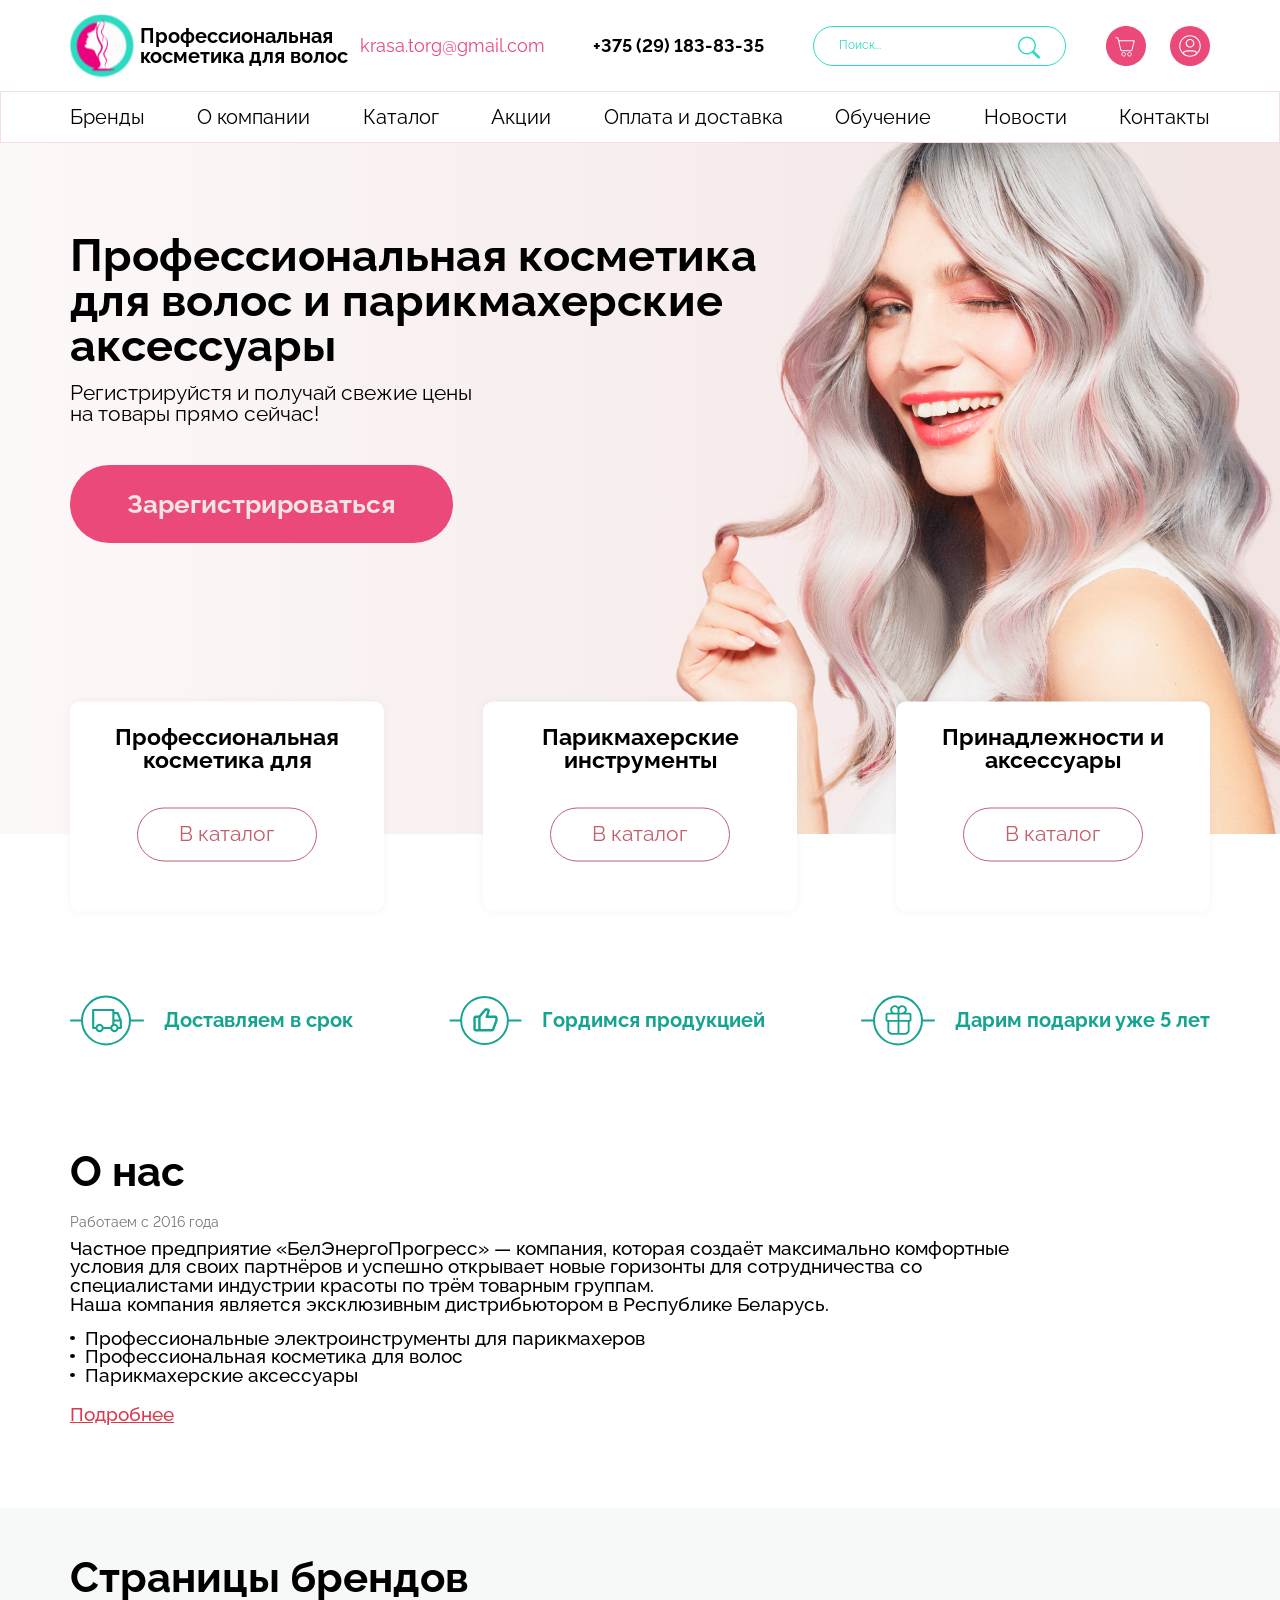
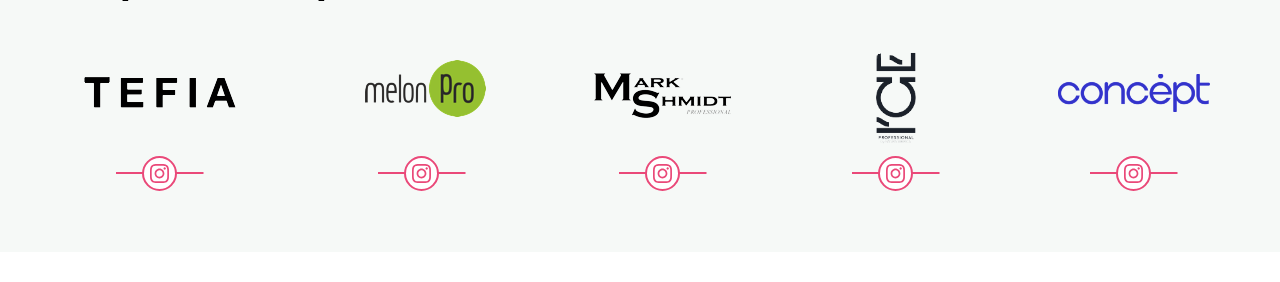
<file: index.html>
<!DOCTYPE html>
<html lang="ru">
<head>
	<meta charset="UTF-8">
	<meta http-equiv="X-UA-Compatible" content="IE=edge">
	<meta name="viewport" content="width=device-width, initial-scale=1.0">
	<title>Главная</title>
	<link rel="stylesheet" href="css/iconstyle.css">
	<link rel="stylesheet" href="css/style.css">
</head>
<body>
	<div class="wrapper">
		<header class="header">
			<div class="container">
				<div class="header-body">
					<div class="header-box">
						<div class="header__logo">
							<img src="img/svg/logo.svg" alt="логотип" class="logo-picture">
						</div>
						<div class="header__title">
							<h1>Профессиональная<br>косметика для волос</h1>
						</div>
					</div>
					<div class="header__email">
						<a href="mailto:krasa.torg@gmail.com" class="email">krasa.torg@gmail.com</a>
					</div>
					<div class="header__phone">
						<a href="tel:+375(29)183-83-35" class="phone number">+375 (29) 183-83-35</a>
					</div>
					<div class="header-item__flex">
						<div class="header__search">
							<form action="#" class="header-search-box">
								<button type="submit" class="header-search-btn icon-search"></button>
								<input type="text" placeholder="Поиск..." class="header-search-txt">
							</form>
						</div>
						<div class="header__basket">
							<a href="#" class="basket-link"><span>12</span></a>
						</div>
						<div class="header__profile">
							<a href="#" class="profile-link"><img src="img/svg/profile.svg" alt="профиль" class="profile"></a>
						</div>
						<div class="burger">
							<div class="menu__icon">
								<span></span>
							</div>
						</div>
					</div>
				</div>
			</div>
		</header>
		<nav class="header-menu">
			<div class="container">
				<ul class="menu-list">
					<li><a class="menu-link" href="#">Бренды</a></li>
					<li><a class="menu-link" href="#">О компании</a></li>
					<li><a class="menu-link" href="#">Каталог</a></li>
					<li><a class="menu-link" href="#">Акции</a></li>
					<li><a class="menu-link" href="#">Оплата и доставка</a></li>
					<li><a class="menu-link" href="#">Обучение</a></li>
					<li><a class="menu-link" href="#">Новости</a></li>
					<li><a class="menu-link" href="#">Контакты</a></li>
				</ul>
			</div>
		</nav>
		<main class="main">
			<div class="main__banner">
				<div class="container">
					<div class="main__banner-body">
						<div class="main__banner-image">
						</div>
						<div class="main__banner-title">
							<h2>Профессиональная косметика<br>для волос и парикмахерские<br>аксессуары</h2>
						</div>
						<div class="main__banner-text">
							<p class="banner-text">Регистрируйстя и получай свежие цены<br>на товары прямо сейчас!</p>
						</div>
						<div class="main-banner-button">
							<a href="#" class="main-button button">Зарегистрироваться</a>
						</div>
					</div>
				</div>
			</div>
			<div class="main-content">
				<div class="container">
					<div class="main__banner-catalog">
						<div class="catalog-item">
							<div class="catalog-title"><span>Профессиональная<br>косметика для</span></div>
									<div class="catalog-link">
										<a href="#" class="link-catalog">В каталог</a>
							</div>
						</div>
						<div class="catalog-item">
							<div class="catalog-title"><span>Парикмахерские<br>инструменты</span></div>
							<div class="catalog-link">
								<a href="#" class="link-catalog">В каталог</a>
							</div>
						</div>
						<div class="catalog-item">
							<div class="catalog-title"><span>Принадлежности и<br>аксессуары</span></div>
							<div class="catalog-link">
								<a href="#" class="link-catalog">В каталог</a>
							</div>
						</div>
					</div>
					<div class="main-content__row">
						<div class="main-conent__item">
							<img src="img/svg/car.svg" alt="car" class="main-content__item-image">
							<div class="main-content__item-text">
								<p>Доставляем в срок</p>
							</div>
						</div>
						<div class="main-conent__item">
							<img src="img/svg/like.svg" alt="like" class="main-content__item-image">
							<div class="main-content__item-text">
								<p>Гордимся продукцией</p>
							</div>
						</div>
						<div class="main-conent__item">
							<img src="img/svg/present.svg" alt="present" class="main-content__item-image">
							<div class="main-content__item-text number">
								<p>Дарим подарки уже 5 лет</p>
							</div>
						</div>
					</div>
				</div>
			</div>
			<div class="main-about">
				<div class="container">
					<div class="main-about__title">
						О нас
					</div>
					<div class="main-about__sub-title number">
						Работаем с 2016 года
					</div>
					<div class="main-about__text">
						Частное предприятие «БелЭнергоПрогресс» — компания, которая создаёт максимально комфортные условия для своих партнёров и успешно открывает новые горизонты для сотрудничества со специалистами индустрии красоты по трём товарным группам.
						<br>Наша компания является эксклюзивным дистрибьютором в Республике Беларусь.
					</div>
					<div class="main-about__list">
						<ul class="list-main-about">
							<li class="link-main-about">Профессиональные электроинструменты для парикмахеров</li>
							<li class="link-main-about">Профессиональная косметика для волос</li>
							<li class="link-main-about">Парикмахерские аксессуары</li>
						</ul>
					</div>
					<div class="main-about-link">
						<a href="#" class="main-about__link">Подробнее</a>
					</div>
				</div>
			</div>
			<div class="main-brand">
				<div class="container">
					<div class="main-brand__title">
						<p>Страницы брендов</p>
					</div>
					<div class="main-brand__row">
						<div class="main-brand__item item-brand__first">
							<div class="brand-logo a">
								<img src="img/svg/tefia.svg" alt="image">
							</div>
							<a href="#" class="main-brand__link"><img class="brand-inst" src="img/svg/inst.svg" alt="inst"></a>
						</div>
						<div class="main-brand__item item-brand__second">
							<div class="brand-logo b">
								<img src="img/svg/melonPro.svg" alt="image">
							</div>
							<a href="#" class="main-brand__link"><img class="brand-inst" src="img/svg/inst.svg" alt="inst"></a>
						</div>
						<div class="main-brand__item item-brand__third">
							<div class="brand-logo c">
								<img src="img/svg/mark.svg" alt="image">
							</div>
							<a href="#" class="main-brand__link"><img class="brand-inst" src="img/svg/inst.svg" alt="inst"></a>
						</div>
						<div class="main-brand__item item-brand__fourth">
							<div class="brand-logo d">
								<img src="img/svg/ice).svg" alt="image">
							</div>
							<a href="#" class="main-brand__link"><img class="brand-inst" src="img/svg/inst.svg" alt="inst"></a>
						</div>
						<div class="main-brand__item item-brand__fifth">
							<div class="brand-logo e">
								<img src="img/svg/concept.svg" alt="image">
							</div>
							<a href="#" class="main-brand__link"><img class="brand-inst" src="img/svg/inst.svg" alt="inst"></a>
						</div>
					</div>
				</div>
			</div>
		</main>
	</div>
<script src="js/script.js"></script>
</body>
</html>
</file>
<file: css/iconstyle.css>
@font-face {
  font-family: 'search';
  src:  url('../fonts/search.eot?xqmxyp');
  src:  url('../fonts/search.eot?xqmxyp#iefix') format('embedded-opentype'),
    url('../fonts/search.ttf?xqmxyp') format('truetype'),
    url('../fonts/search.woff?xqmxyp') format('woff'),
    url('../fonts/search.svg?xqmxyp#search') format('svg');
  font-weight: normal;
  font-style: normal;
  font-display: block;
}

[class^="icon-"]::before, [class*=" icon-"]::before {
  /* use !important to prevent issues with browser extensions that change fonts */
  font-family: 'search' !important;
  speak: never;
  font-style: normal;
  font-weight: normal;
  font-variant: normal;
  text-transform: none;
  line-height: 1;

  /* Better Font Rendering =========== */
  -webkit-font-smoothing: antialiased;
  -moz-osx-font-smoothing: grayscale;
}

.icon-search:before {
  content: "\e900";
  color: #2bdac1;
  font-size: 22px;
}
</file>
<file: css/style.css>
@charset "UTF-8";
/*Обнуление*/
@import url("https://fonts.googleapis.com/css2?family=Raleway:wght@400;500;700&display=swap");
* {
  margin: 0;
  padding: 0;
  border: 0;
}

*, *:before, *:after {
  -moz-box-sizing: border-box;
  -webkit-box-sizing: border-box;
}

:focus, :active {
  outline: none;
}

a:focus, a:active {
  outline: none;
}

nav, footer, header, aside {
  display: block;
}

html, body {
  height: 100%;
  width: 100%;
  font-size: 100%;
  line-height: 1;
  font-size: 14px;
  -ms-text-size-adjust: 100%;
  -moz-text-size-adjust: 100%;
  -webkit-text-size-adjust: 100%;
}

input, button, textarea {
  font-family: inherit;
}

input::-ms-clear {
  display: none;
}

button {
  cursor: pointer;
}

button::-moz-focus-inner {
  padding: 0;
  border: 0;
}

a, a:visited {
  text-decoration: none;
}

a:hover {
  -webkit-text-decoration: 0;
          text-decoration: 0;
}

ul li {
  list-style: none;
}

img {
  vertical-align: top;
}

h1, h2, h3, h4, h5, h6 {
  font-size: inherit;
  font-weight: 400;
}

/*--------------------------------------------*/
.number {
  -moz-font-feature-settings: 'lnum=1';
  -ms-font-feature-settings: 'lnum';
  -webkit-font-feature-settings: 'lnum';
  -o-font-feature-settings: 'lnum';
}

body {
  font-family: "Raleway";
}

.wrapper {
  min-height: 100%;
  overflow: hidden;
}

.container {
  max-width: 1170px;
  margin: 0 auto;
  padding: 0 15px;
}

.header-body {
  display: -webkit-box;
  display: -ms-flexbox;
  display: flex;
  -webkit-box-align: center;
      -ms-flex-align: center;
          align-items: center;
  height: 65px;
  margin: 13px 0;
}

.header-box {
  display: -webkit-box;
  display: -ms-flexbox;
  display: flex;
  -webkit-box-flex: 1;
      -ms-flex: 1 1 auto;
          flex: 1 1 auto;
  -webkit-box-align: center;
      -ms-flex-align: center;
          align-items: center;
  margin: 0 5px 0 0;
}

.header__logo img {
  margin: 0 6px 0 0;
  width: 64px;
  height: 64px;
}

h1 {
  font-size: 20px;
  font-weight: 700;
}

.header__email {
  margin: 0 48px 0 0;
}

.email {
  font-size: 18px;
  color: #EA4979;
}

.header__phone {
  margin: 0 49px 0 0;
}

.phone {
  font-size: 18px;
  color: black;
  font-weight: 700;
  font-variant-numeric: lining-nums;
  -webkit-font-feature-settings: 'lnum';
          font-feature-settings: 'lnum';
}

.header-item__flex {
  display: -webkit-box;
  display: -ms-flexbox;
  display: flex;
}

.header__search {
  margin: 0 40px 0 0;
}

.header-search-box {
  height: 40px;
  border-radius: 36px;
  border: 1px solid #2BDAC1;
  padding: 9px 25px;
}

.header-search-btn {
  background-color: transparent;
  float: right;
  display: -webkit-box;
  display: -ms-flexbox;
  display: flex;
  -webkit-box-align: center;
      -ms-flex-align: center;
          align-items: center;
  -webkit-box-pack: center;
      -ms-flex-pack: center;
          justify-content: center;
}

.header-search-txt {
  background-color: transparent;
  float: left;
  -webkit-transition: 0.3s;
  transition: 0.3s;
  width: 179px;
}

::-webkit-input-placeholder {
  color: #2BDAC1;
  font-size: 12px;
}

:-ms-input-placeholder {
  color: #2BDAC1;
  font-size: 12px;
}

::-ms-input-placeholder {
  color: #2BDAC1;
  font-size: 12px;
}

::placeholder {
  color: #2BDAC1;
  font-size: 12px;
}

.header__basket {
  margin: 0 24px 0 0;
}

.basket-link {
  background: url("../img/svg/basket.svg") no-repeat;
  height: 40px;
  width: 40px;
  position: relative;
  display: inline-block;
}

.basket-link span {
  font-size: 10px;
  color: white;
  font-weight: 700;
  background-color: #2BDAC1;
  border-radius: 50%;
  opacity: 0;
}

.header-menu {
  width: 100%;
  border: 1px solid rgba(195, 95, 108, 0.2);
  padding: 15px 0;
}

.menu-list {
  display: -webkit-box;
  display: -ms-flexbox;
  display: flex;
  -webkit-box-pack: justify;
      -ms-flex-pack: justify;
          justify-content: space-between;
}

.menu-link {
  font-size: 20px;
  color: black;
}

.main__banner {
  height: 691px;
  max-height: 691px;
  background: -webkit-gradient(linear, left top, right top, from(#FDF8F8), to(#F1E4E3));
  background: linear-gradient(90deg, #FDF8F8, #F1E4E3);
  margin: 0 0 151px 0;
  position: relative;
}

.main__banner-image {
  background: url("../img/girl.png") no-repeat;
  height: 691px;
  max-height: 691px;
  position: absolute;
  top: 0;
  right: -105px;
}

@media (max-width: 767px) {
  .main__banner-image {
    width: calc(283px + 666.4 * ((100vw - 320px) / 1170));
  }
}

@media (min-width: 767px) {
  .main__banner-image {
    width: calc(283px + 392 * (100vw / 1170));
  }
}

@media (max-width: 767px) {
  .main__banner-image {
    right: 0px;
  }
}

.main__banner-title {
  padding: 90px 0 15px 0;
  position: relative;
  z-index: 1;
}

h2 {
  font-weight: 700;
  font-size: 45px;
}

.main__banner-text {
  position: relative;
  z-index: 1;
}

@media (max-width: 767px) {
  .main__banner-text {
    margin-bottom: calc(18px + 35.7 * ((100vw - 320px) / 1170));
  }
}

@media (min-width: 767px) {
  .main__banner-text {
    margin-bottom: calc(18px + 21 * (100vw / 1170));
  }
}

@media (max-width: 767px) {
  .banner-text {
    font-size: calc(12px + 13.6 * ((100vw - 320px) / 1170));
  }
}

@media (min-width: 767px) {
  .banner-text {
    font-size: calc(12px + 8 * (100vw / 1170));
  }
}

.button {
  text-align: center;
  background-color: #EA4979;
  color: #F1E4E3;
  font-weight: 700;
  border-radius: 54px;
  position: relative;
  z-index: 1;
  display: -webkit-box;
  display: -ms-flexbox;
  display: flex;
  -webkit-box-pack: center;
      -ms-flex-pack: center;
          justify-content: center;
  -webkit-box-align: center;
      -ms-flex-align: center;
          align-items: center;
}

@media (max-width: 767px) {
  .button {
    margin-bottom: calc(84px + -78.2 * ((100vw - 320px) / 1170));
  }
}

@media (min-width: 767px) {
  .button {
    margin-bottom: calc(84px + -46 * (100vw / 1170));
  }
}

@media (max-width: 767px) {
  .button {
    width: calc(173px + 326.4 * ((100vw - 320px) / 1170));
  }
}

@media (min-width: 767px) {
  .button {
    width: calc(173px + 192 * (100vw / 1170));
  }
}

@media (max-width: 767px) {
  .button {
    font-size: calc(13px + 20.4 * ((100vw - 320px) / 1170));
  }
}

@media (min-width: 767px) {
  .button {
    font-size: calc(13px + 12 * (100vw / 1170));
  }
}

@media (max-width: 767px) {
  .button {
    height: calc(38px + 61.2 * ((100vw - 320px) / 1170));
  }
}

@media (min-width: 767px) {
  .button {
    height: calc(38px + 36 * (100vw / 1170));
  }
}

.main__banner-catalog {
  display: -webkit-box;
  display: -ms-flexbox;
  display: flex;
  -webkit-box-pack: justify;
      -ms-flex-pack: justify;
          justify-content: space-between;
  position: relative;
  z-index: 1;
  -webkit-transform: translate(0, -135%);
          transform: translate(0, -135%);
}

@media (max-width: 767px) {
  .main__banner-catalog {
    margin-bottom: calc(50px + 51 * ((100vw - 320px) / 1170));
  }
}

@media (min-width: 767px) {
  .main__banner-catalog {
    margin-bottom: calc(50px + 30 * (100vw / 1170));
  }
}

.catalog-item {
  width: 314px;
  height: 210px;
  background-color: white;
  -webkit-box-shadow: 0 0 10px rgba(0, 0, 0, 0.05);
          box-shadow: 0 0 10px rgba(0, 0, 0, 0.05);
  border-radius: 10px;
  display: -webkit-box;
  display: -ms-flexbox;
  display: flex;
  -webkit-box-orient: vertical;
  -webkit-box-direction: normal;
      -ms-flex-direction: column;
          flex-direction: column;
  -webkit-box-align: center;
      -ms-flex-align: center;
          align-items: center;
  margin: 0 10px 0 0;
}

.catalog-item:last-child {
  margin: 0;
}

.catalog-title {
  font-weight: 700;
  text-align: center;
  margin: 24px 0 37px 0;
}

@media (max-width: 767px) {
  .catalog-title {
    font-size: calc(15px + 11.9 * ((100vw - 320px) / 1170));
  }
}

@media (min-width: 767px) {
  .catalog-title {
    font-size: calc(15px + 7 * (100vw / 1170));
  }
}

.catalog-link {
  border: 1px solid #C35F6C;
  border-radius: 50px;
  text-align: center;
}

@media (max-width: 767px) {
  .catalog-link {
    width: calc(93px + 136 * ((100vw - 320px) / 1170));
  }
}

@media (min-width: 767px) {
  .catalog-link {
    width: calc(93px + 80 * (100vw / 1170));
  }
}

@media (max-width: 767px) {
  .catalog-link {
    padding-top: calc(8px + 11.9 * ((100vw - 320px) / 1170));
  }
}

@media (min-width: 767px) {
  .catalog-link {
    padding-top: calc(8px + 7 * (100vw / 1170));
  }
}

@media (max-width: 767px) {
  .catalog-link {
    padding-bottom: calc(8px + 11.9 * ((100vw - 320px) / 1170));
  }
}

@media (min-width: 767px) {
  .catalog-link {
    padding-bottom: calc(8px + 7 * (100vw / 1170));
  }
}

.link-catalog {
  color: #C35F6C;
}

@media (max-width: 767px) {
  .link-catalog {
    padding-top: calc(8px + 11.9 * ((100vw - 320px) / 1170));
  }
}

@media (min-width: 767px) {
  .link-catalog {
    padding-top: calc(8px + 7 * (100vw / 1170));
  }
}

@media (max-width: 767px) {
  .link-catalog {
    padding-bottom: calc(8px + 11.9 * ((100vw - 320px) / 1170));
  }
}

@media (min-width: 767px) {
  .link-catalog {
    padding-bottom: calc(8px + 7 * (100vw / 1170));
  }
}

@media (max-width: 767px) {
  .link-catalog {
    font-size: calc(12px + 13.6 * ((100vw - 320px) / 1170));
  }
}

@media (min-width: 767px) {
  .link-catalog {
    font-size: calc(12px + 8 * (100vw / 1170));
  }
}

@media (max-width: 767px) {
  .main-content {
    margin-bottom: calc(50px + 85 * ((100vw - 320px) / 1170));
  }
}

@media (min-width: 767px) {
  .main-content {
    margin-bottom: calc(50px + 50 * (100vw / 1170));
  }
}

.main-content__row {
  margin: -283px 0 0 0;
  display: -webkit-box;
  display: -ms-flexbox;
  display: flex;
  -webkit-box-pack: justify;
      -ms-flex-pack: justify;
          justify-content: space-between;
}

.main-conent__item {
  display: -webkit-box;
  display: -ms-flexbox;
  display: flex;
  -webkit-box-align: center;
      -ms-flex-align: center;
          align-items: center;
}

.main-content__item-image {
  margin: 0 20px 0 0;
}

@media (max-width: 767px) {
  .main-content__item-image {
    width: calc(52px + 34 * ((100vw - 320px) / 1170));
  }
}

@media (min-width: 767px) {
  .main-content__item-image {
    width: calc(52px + 20 * (100vw / 1170));
  }
}

@media (max-width: 767px) {
  .main-content__item-image {
    height: calc(38px + 20.4 * ((100vw - 320px) / 1170));
  }
}

@media (min-width: 767px) {
  .main-content__item-image {
    height: calc(38px + 12 * (100vw / 1170));
  }
}

.main-content__item-text {
  font-weight: 700;
  color: #15A490;
}

@media (max-width: 767px) {
  .main-content__item-text {
    font-size: calc(15px + 8.5 * ((100vw - 320px) / 1170));
  }
}

@media (min-width: 767px) {
  .main-content__item-text {
    font-size: calc(15px + 5 * (100vw / 1170));
  }
}

.main-about__title {
  font-weight: 700;
}

@media (max-width: 767px) {
  .main-about__title {
    font-size: calc(20px + 34 * ((100vw - 320px) / 1170));
  }
}

@media (min-width: 767px) {
  .main-about__title {
    font-size: calc(20px + 20 * (100vw / 1170));
  }
}

@media (max-width: 767px) {
  .main-about__title {
    margin-bottom: calc(10px + 18.7 * ((100vw - 320px) / 1170));
  }
}

@media (min-width: 767px) {
  .main-about__title {
    margin-bottom: calc(10px + 11 * (100vw / 1170));
  }
}

.main-about__sub-title {
  color: #757575;
}

@media (max-width: 767px) {
  .main-about__sub-title {
    font-size: calc(12px + 3.4 * ((100vw - 320px) / 1170));
  }
}

@media (min-width: 767px) {
  .main-about__sub-title {
    font-size: calc(12px + 2 * (100vw / 1170));
  }
}

@media (max-width: 767px) {
  .main-about__sub-title {
    margin-bottom: calc(10px + 1.7 * ((100vw - 320px) / 1170));
  }
}

@media (min-width: 767px) {
  .main-about__sub-title {
    margin-bottom: calc(10px + 1 * (100vw / 1170));
  }
}

.main-about__text {
  font-weight: 500;
  max-width: 970px;
}

@media (max-width: 767px) {
  .main-about__text {
    font-size: calc(12px + 10.2 * ((100vw - 320px) / 1170));
  }
}

@media (min-width: 767px) {
  .main-about__text {
    font-size: calc(12px + 6 * (100vw / 1170));
  }
}

@media (max-width: 767px) {
  .main-about__text {
    margin-bottom: calc(10px + 8.5 * ((100vw - 320px) / 1170));
  }
}

@media (min-width: 767px) {
  .main-about__text {
    margin-bottom: calc(10px + 5 * (100vw / 1170));
  }
}

@media (max-width: 767px) {
  .main-about__list {
    margin-bottom: calc(12px + 13.6 * ((100vw - 320px) / 1170));
  }
}

@media (min-width: 767px) {
  .main-about__list {
    margin-bottom: calc(12px + 8 * (100vw / 1170));
  }
}

.link-main-about {
  font-weight: 500;
}

@media (max-width: 767px) {
  .link-main-about {
    font-size: calc(12px + 10.2 * ((100vw - 320px) / 1170));
  }
}

@media (min-width: 767px) {
  .link-main-about {
    font-size: calc(12px + 6 * (100vw / 1170));
  }
}

.link-main-about::before {
  content: '';
  width: 5px;
  height: 4px;
  border-radius: 50%;
  background-color: black;
  display: inline-block;
  margin: 0 10px 0 0;
  position: relative;
  bottom: 5px;
}

@media (max-width: 767px) {
  .main-about-link {
    margin-bottom: calc(50px + 52.7 * ((100vw - 320px) / 1170));
  }
}

@media (min-width: 767px) {
  .main-about-link {
    margin-bottom: calc(50px + 31 * (100vw / 1170));
  }
}

.main-about__link {
  text-decoration: underline;
  color: #DA394E;
  font-weight: 500;
}

@media (max-width: 767px) {
  .main-about__link {
    font-size: calc(12px + 10.2 * ((100vw - 320px) / 1170));
  }
}

@media (min-width: 767px) {
  .main-about__link {
    font-size: calc(12px + 6 * (100vw / 1170));
  }
}

.main-brand {
  background-color: rgba(246, 249, 247, 0.99);
  min-height: 344px;
  margin: 0 0 30px 0;
}

.main-brand__title p {
  font-weight: 700;
  padding: 49px 0 41px 0;
}

@media (max-width: 767px) {
  .main-brand__title p {
    font-size: calc(20px + 34 * ((100vw - 320px) / 1170));
  }
}

@media (min-width: 767px) {
  .main-brand__title p {
    font-size: calc(20px + 20 * (100vw / 1170));
  }
}

.main-brand__row {
  display: -webkit-box;
  display: -ms-flexbox;
  display: flex;
  -webkit-box-align: center;
      -ms-flex-align: center;
          align-items: center;
  -webkit-box-pack: justify;
      -ms-flex-pack: justify;
          justify-content: space-between;
}

.main-brand__item {
  display: -webkit-box;
  display: -ms-flexbox;
  display: flex;
  -webkit-box-orient: vertical;
  -webkit-box-direction: normal;
      -ms-flex-direction: column;
          flex-direction: column;
  -webkit-box-align: center;
      -ms-flex-align: center;
          align-items: center;
  -ms-flex-item-align: end;
      align-self: flex-end;
}

.a {
  margin-bottom: 46px;
}

.b {
  margin-bottom: 36px;
}

.c {
  margin-bottom: 36px;
}

.e {
  margin-bottom: 44px;
}

@media (max-width: 1169px) {
  .header__phone {
    display: none;
  }
}

@media (max-width: 969px) {
  .header__email {
    display: none;
  }
  .header-search-txt {
    width: 0;
  }
  .header-search-box {
    height: 35px;
    padding: 10px;
  }
  .header-search-box:hover .header-search-txt {
    width: 50px;
  }
  .icon-search:before {
    content: "\e900";
    color: #2bdac1;
    font-size: 14px;
  }
  ::-webkit-input-placeholder {
    color: #2BDAC1;
    font-size: 12px;
    opacity: 0;
  }
  :-ms-input-placeholder {
    color: #2BDAC1;
    font-size: 12px;
    opacity: 0;
  }
  ::-ms-input-placeholder {
    color: #2BDAC1;
    font-size: 12px;
    opacity: 0;
  }
  ::placeholder {
    color: #2BDAC1;
    font-size: 12px;
    opacity: 0;
  }
  .header__basket, .header__profile, .header__search {
    margin: 0;
  }
  .header-item__flex {
    -webkit-box-pack: justify;
        -ms-flex-pack: justify;
            justify-content: space-between;
    -webkit-box-flex: 0;
        -ms-flex: 0 0 200px;
            flex: 0 0 200px;
  }
  .basket-link {
    width: 35px;
    height: 35px;
    background-size: cover;
  }
  .basket-link span {
    width: 18px;
    height: 18px;
    display: -webkit-box;
    display: -ms-flexbox;
    display: flex;
    -webkit-box-pack: center;
        -ms-flex-pack: center;
            justify-content: center;
    -webkit-box-align: center;
        -ms-flex-align: center;
            align-items: center;
    position: absolute;
    right: 0;
    top: -3px;
    -webkit-transform: translate(10%, 0);
            transform: translate(10%, 0);
    opacity: 1;
  }
  .burger {
    width: 35px;
    height: 35px;
    border-radius: 37px;
    background-color: #EA4979;
    display: -webkit-box;
    display: -ms-flexbox;
    display: flex;
    -webkit-box-pack: center;
        -ms-flex-pack: center;
            justify-content: center;
    -webkit-box-align: center;
        -ms-flex-align: center;
            align-items: center;
  }
  .menu__icon {
    z-index: 1;
    display: inline-block;
    width: 16px;
    height: 12px;
    position: relative;
    cursor: pointer;
  }
  .menu__icon::before {
    content: "";
    width: 60%;
    height: 10%;
    position: absolute;
    background-color: white;
    -webkit-transition: all 0.5s ease 0s;
    transition: all 0.5s ease 0s;
  }
  .menu__icon span,
  .menu__icon::after {
    content: "";
    width: 100%;
    height: 10%;
    position: absolute;
    background-color: white;
  }
  .menu__icon span {
    top: 50%;
    -webkit-transform: translate(0, -50%);
            transform: translate(0, -50%);
    color: white;
  }
  .menu__icon::before {
    top: 0;
    right: 0;
  }
  .menu__icon::after {
    bottom: 0;
  }
  .menu__icon._active.menu__icon::before {
    content: "";
    width: 0;
    height: 4%;
    position: absolute;
    background-color: white;
  }
  .header {
    height: 64px;
  }
  .header__title {
    display: none;
  }
  .header__logo img {
    width: 47px;
    height: 47px;
  }
  .basket-link img {
    width: 35px;
    height: 35px;
  }
  .profile-link img {
    width: 35px;
    height: 35px;
  }
  .header-body {
    margin: 0;
  }
  .header-menu {
    position: fixed;
    left: -100%;
    opacity: 0;
    visibility: hidden;
  }
  .main__banner-title h2 {
    font-size: 35px;
  }
  .main__banner-title {
    padding: 39px 0 18px 0;
  }
}

@media (max-width: 767px) {
  .main-content__row {
    -webkit-box-orient: vertical;
    -webkit-box-direction: normal;
        -ms-flex-direction: column;
            flex-direction: column;
  }
  .main-conent__item {
    display: -webkit-box;
    display: -ms-flexbox;
    display: flex;
    -webkit-box-pack: justify;
        -ms-flex-pack: justify;
            justify-content: space-between;
    margin: 0 0 11px 0;
  }
  .main-brand {
    min-height: 419px;
  }
  .main-brand__row {
    -ms-flex-wrap: wrap;
        flex-wrap: wrap;
  }
  .a {
    margin-bottom: 13px;
  }
  .b {
    margin-bottom: 9px;
  }
  .c {
    margin-bottom: 14px;
  }
  .e {
    margin-bottom: 14px;
  }
  .a img {
    width: 98px;
    height: 20px;
  }
  .b img {
    width: 88px;
    height: 40px;
  }
  .c img {
    width: 92px;
    height: 34px;
  }
  .d img {
    width: 40px;
    height: 90px;
    width: 100%;
  }
  .e img {
    width: 103px;
    height: 25px;
  }
  .item-brand__first, .item-brand__third {
    width: 50%;
    -webkit-box-pack: end;
        -ms-flex-pack: end;
            justify-content: flex-end;
    margin-bottom: 21px;
  }
  .item-brand__second, .item-brand__fifth {
    width: 50%;
    -webkit-box-pack: end;
        -ms-flex-pack: end;
            justify-content: flex-end;
    margin-bottom: 19px;
  }
  .item-brand__fourth {
    width: 100%;
  }
  .item-brand__first {
    -webkit-box-ordinal-group: 2;
        -ms-flex-order: 1;
            order: 1;
  }
  .item-brand__second {
    -webkit-box-ordinal-group: 4;
        -ms-flex-order: 3;
            order: 3;
  }
  .item-brand__third {
    -webkit-box-ordinal-group: 3;
        -ms-flex-order: 2;
            order: 2;
  }
  .item-brand__fourth {
    -webkit-box-ordinal-group: 6;
        -ms-flex-order: 5;
            order: 5;
  }
  .item-brand__fifth {
    -webkit-box-ordinal-group: 5;
        -ms-flex-order: 4;
            order: 4;
  }
  .main-content__row {
    margin: -322px 0 0 0;
  }
  .main-brand__title {
    -webkit-transform: translate(0, -70%);
            transform: translate(0, -70%);
  }
  .main-brand__row {
    margin: -80px 0 0 0;
  }
}

@media (max-width: 650px) {
  .main__banner-image {
    height: 462px;
  }
  .main__banner {
    height: 462px;
  }
  .main__banner-title h2 {
    font-size: 19px;
  }
  .main__banner-title {
    padding: 39px 0 18px 0;
  }
  .main__banner-catalog {
    display: -webkit-box;
    display: -ms-flexbox;
    display: flex;
    -webkit-box-orient: vertical;
    -webkit-box-direction: normal;
        -ms-flex-direction: column;
            flex-direction: column;
    position: relative;
    z-index: 1;
    -webkit-transform: translate(0, -175%);
            transform: translate(0, -175%);
    width: 100%;
  }
  .catalog-item {
    width: 100%;
    height: 50px;
    background-color: white;
    -webkit-box-shadow: 0 0 10px rgba(0, 0, 0, 0.05);
            box-shadow: 0 0 10px rgba(0, 0, 0, 0.05);
    border-radius: 10px;
    display: -webkit-box;
    display: -ms-flexbox;
    display: flex;
    -webkit-box-orient: horizontal;
    -webkit-box-direction: normal;
        -ms-flex-direction: row;
            flex-direction: row;
    -ms-flex-pack: distribute;
        justify-content: space-around;
    -webkit-box-align: center;
        -ms-flex-align: center;
            align-items: center;
    margin: 0 0 10px 0;
  }
  .catalog-item:last-child {
    margin: 0;
  }
  .catalog-title {
    display: inline-block;
    text-align: center;
    margin: 0;
  }
  .main-content__row {
    margin: -300px 0 0 0;
  }
}

@media (max-width: 320px) {
  .main__banner-catalog {
    -webkit-transform: translate(0, -163%);
            transform: translate(0, -163%);
  }
  .catalog-item {
    height: 59px;
  }
  .main-content__row {
    margin: -322px 0 0 0;
  }
  .header-item__flex {
    -webkit-box-flex: 0;
        -ms-flex: 0 0 187px;
            flex: 0 0 187px;
  }
  .header-search-txt {
    font-size: 8px;
  }
  .header-search-box:hover .header-search-txt {
    width: 34px;
  }
}
/*# sourceMappingURL=style.css.map */
</file>
